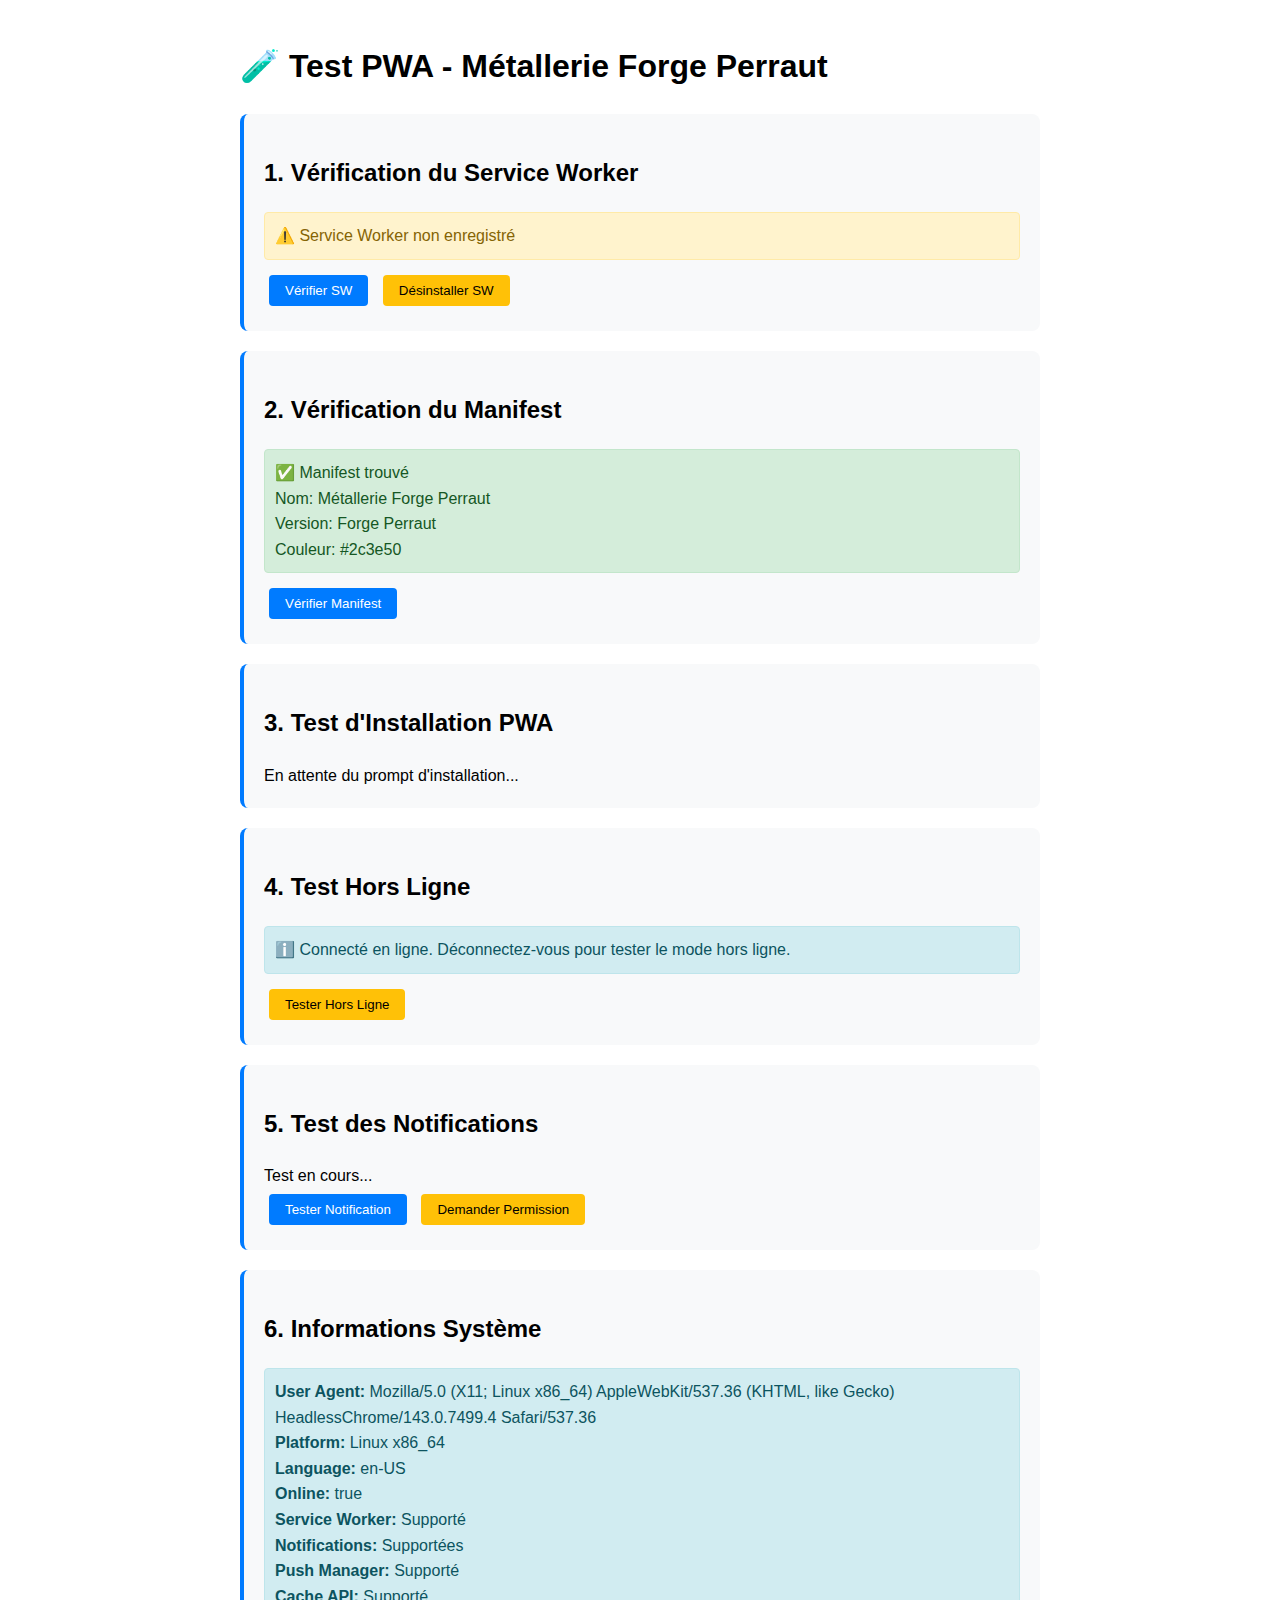
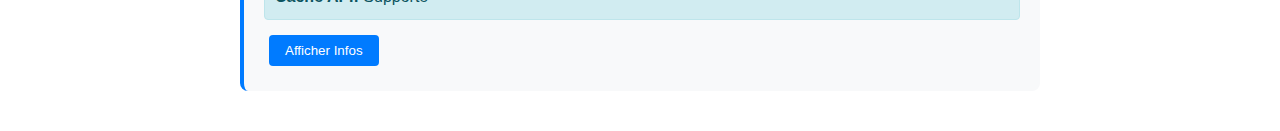
<file: test-pwa.html>
<!DOCTYPE html>
<html lang="fr">
<head>
    <meta charset="UTF-8">
    <meta name="viewport" content="width=device-width, initial-scale=1.0">
    <title>Test PWA - Forge Perraut</title>
    <style>
        body {
            font-family: Arial, sans-serif;
            max-width: 800px;
            margin: 0 auto;
            padding: 20px;
            line-height: 1.6;
        }
        .test-section {
            background: #f8f9fa;
            padding: 20px;
            margin: 20px 0;
            border-radius: 8px;
            border-left: 4px solid #007bff;
        }
        .test-result {
            padding: 10px;
            margin: 10px 0;
            border-radius: 4px;
        }
        .success {
            background: #d4edda;
            color: #155724;
            border: 1px solid #c3e6cb;
        }
        .error {
            background: #f8d7da;
            color: #721c24;
            border: 1px solid #f5c6cb;
        }
        .warning {
            background: #fff3cd;
            color: #856404;
            border: 1px solid #ffeaa7;
        }
        .info {
            background: #d1ecf1;
            color: #0c5460;
            border: 1px solid #bee5eb;
        }
        button {
            padding: 8px 16px;
            margin: 5px;
            border: none;
            border-radius: 4px;
            cursor: pointer;
        }
        .btn-primary { background: #007bff; color: white; }
        .btn-success { background: #28a745; color: white; }
        .btn-warning { background: #ffc107; color: black; }
        .btn-danger { background: #dc3545; color: white; }
    </style>
</head>
<body>
    <h1>🧪 Test PWA - Métallerie Forge Perraut</h1>
    
    <div class="test-section">
        <h2>1. Vérification du Service Worker</h2>
        <div id="sw-status">Vérification en cours...</div>
        <button class="btn-primary" onclick="checkServiceWorker()">Vérifier SW</button>
        <button class="btn-warning" onclick="unregisterServiceWorker()">Désinstaller SW</button>
    </div>
    
    <div class="test-section">
        <h2>2. Vérification du Manifest</h2>
        <div id="manifest-status">Vérification en cours...</div>
        <button class="btn-primary" onclick="checkManifest()">Vérifier Manifest</button>
    </div>
    
    <div class="test-section">
        <h2>3. Test d'Installation PWA</h2>
        <div id="install-status">En attente du prompt d'installation...</div>
        <button class="btn-success" onclick="installPWA()" id="install-btn" style="display: none;">Installer l'App</button>
    </div>
    
    <div class="test-section">
        <h2>4. Test Hors Ligne</h2>
        <div id="offline-status">Test en cours...</div>
        <button class="btn-warning" onclick="testOffline()">Tester Hors Ligne</button>
    </div>
    
    <div class="test-section">
        <h2>5. Test des Notifications</h2>
        <div id="notification-status">Test en cours...</div>
        <button class="btn-primary" onclick="testNotification()">Tester Notification</button>
        <button class="btn-warning" onclick="requestNotificationPermission()">Demander Permission</button>
    </div>
    
    <div class="test-section">
        <h2>6. Informations Système</h2>
        <div id="system-info"></div>
        <button class="btn-primary" onclick="showSystemInfo()">Afficher Infos</button>
    </div>

    <script>
        let deferredPrompt;
        
        // Vérification du Service Worker
        async function checkServiceWorker() {
            const statusDiv = document.getElementById('sw-status');
            
            if ('serviceWorker' in navigator) {
                try {
                    const registration = await navigator.serviceWorker.getRegistration();
                    if (registration) {
                        statusDiv.innerHTML = `
                            <div class="test-result success">
                                ✅ Service Worker actif<br>
                                État: ${registration.active ? 'Actif' : 'Inactif'}<br>
                                Scope: ${registration.scope}
                            </div>
                        `;
                    } else {
                        statusDiv.innerHTML = `
                            <div class="test-result warning">
                                ⚠️ Service Worker non enregistré
                            </div>
                        `;
                    }
                } catch (error) {
                    statusDiv.innerHTML = `
                        <div class="test-result error">
                            ❌ Erreur: ${error.message}
                        </div>
                    `;
                }
            } else {
                statusDiv.innerHTML = `
                    <div class="test-result error">
                        ❌ Service Worker non supporté par ce navigateur
                    </div>
                `;
            }
        }
        
        // Désinstaller le Service Worker
        async function unregisterServiceWorker() {
            if ('serviceWorker' in navigator) {
                const registration = await navigator.serviceWorker.getRegistration();
                if (registration) {
                    await registration.unregister();
                    document.getElementById('sw-status').innerHTML = `
                        <div class="test-result info">
                            ℹ️ Service Worker désinstallé
                        </div>
                    `;
                }
            }
        }
        
        // Vérification du Manifest
        async function checkManifest() {
            const statusDiv = document.getElementById('manifest-status');
            
            try {
                const response = await fetch('/manifest.json');
                if (response.ok) {
                    const manifest = await response.json();
                    statusDiv.innerHTML = `
                        <div class="test-result success">
                            ✅ Manifest trouvé<br>
                            Nom: ${manifest.name}<br>
                            Version: ${manifest.short_name}<br>
                            Couleur: ${manifest.theme_color}
                        </div>
                    `;
                } else {
                    statusDiv.innerHTML = `
                        <div class="test-result error">
                            ❌ Manifest non trouvé (${response.status})
                        </div>
                    `;
                }
            } catch (error) {
                statusDiv.innerHTML = `
                    <div class="test-result error">
                        ❌ Erreur: ${error.message}
                    </div>
                `;
            }
        }
        
        // Test d'installation PWA
        function installPWA() {
            if (deferredPrompt) {
                deferredPrompt.prompt();
                deferredPrompt.userChoice.then((choiceResult) => {
                    if (choiceResult.outcome === 'accepted') {
                        document.getElementById('install-status').innerHTML = `
                            <div class="test-result success">
                                ✅ Installation acceptée par l'utilisateur
                            </div>
                        `;
                    } else {
                        document.getElementById('install-status').innerHTML = `
                            <div class="test-result warning">
                                ⚠️ Installation refusée par l'utilisateur
                            </div>
                        `;
                    }
                    deferredPrompt = null;
                    document.getElementById('install-btn').style.display = 'none';
                });
            }
        }
        
        // Test hors ligne
        function testOffline() {
            const statusDiv = document.getElementById('offline-status');
            
            if (navigator.onLine) {
                statusDiv.innerHTML = `
                    <div class="test-result info">
                        ℹ️ Connecté en ligne. Déconnectez-vous pour tester le mode hors ligne.
                    </div>
                `;
            } else {
                statusDiv.innerHTML = `
                    <div class="test-result success">
                        ✅ Mode hors ligne actif
                    </div>
                `;
            }
        }
        
        // Test des notifications
        async function testNotification() {
            const statusDiv = document.getElementById('notification-status');
            
            if ('Notification' in window) {
                if (Notification.permission === 'granted') {
                    new Notification('Test PWA', {
                        body: 'Ceci est un test de notification PWA',
                        icon: '/images/pwa-icon-192.png'
                    });
                    statusDiv.innerHTML = `
                        <div class="test-result success">
                            ✅ Notification envoyée avec succès
                        </div>
                    `;
                } else if (Notification.permission === 'denied') {
                    statusDiv.innerHTML = `
                        <div class="test-result error">
                            ❌ Permission de notification refusée
                        </div>
                    `;
                } else {
                    statusDiv.innerHTML = `
                        <div class="test-result warning">
                            ⚠️ Permission de notification non demandée
                        </div>
                    `;
                }
            } else {
                statusDiv.innerHTML = `
                    <div class="test-result error">
                        ❌ Notifications non supportées
                    </div>
                `;
            }
        }
        
        // Demander la permission de notification
        async function requestNotificationPermission() {
            if ('Notification' in window) {
                const permission = await Notification.requestPermission();
                document.getElementById('notification-status').innerHTML = `
                    <div class="test-result info">
                        ℹ️ Permission: ${permission}
                    </div>
                `;
            }
        }
        
        // Informations système
        function showSystemInfo() {
            const infoDiv = document.getElementById('system-info');
            const info = {
                'User Agent': navigator.userAgent,
                'Platform': navigator.platform,
                'Language': navigator.language,
                'Online': navigator.onLine,
                'Service Worker': 'serviceWorker' in navigator ? 'Supporté' : 'Non supporté',
                'Notifications': 'Notification' in window ? 'Supportées' : 'Non supportées',
                'Push Manager': 'PushManager' in window ? 'Supporté' : 'Non supporté',
                'Cache API': 'caches' in window ? 'Supporté' : 'Non supporté'
            };
            
            let html = '<div class="test-result info">';
            for (const [key, value] of Object.entries(info)) {
                html += `<strong>${key}:</strong> ${value}<br>`;
            }
            html += '</div>';
            
            infoDiv.innerHTML = html;
        }
        
        // Événements PWA
        window.addEventListener('beforeinstallprompt', (e) => {
            e.preventDefault();
            deferredPrompt = e;
            document.getElementById('install-btn').style.display = 'inline-block';
            document.getElementById('install-status').innerHTML = `
                <div class="test-result success">
                    ✅ Prompt d'installation disponible
                </div>
            `;
        });
        
        window.addEventListener('appinstalled', () => {
            document.getElementById('install-status').innerHTML = `
                <div class="test-result success">
                    🎉 Application installée avec succès !
                </div>
            `;
            document.getElementById('install-btn').style.display = 'none';
        });
        
        // Vérifications automatiques au chargement
        window.addEventListener('load', () => {
            checkServiceWorker();
            checkManifest();
            testOffline();
            showSystemInfo();
        });
        
        // Événements en ligne/hors ligne
        window.addEventListener('online', () => {
            document.getElementById('offline-status').innerHTML = `
                <div class="test-result success">
                    ✅ Connexion rétablie
                </div>
            `;
        });
        
        window.addEventListener('offline', () => {
            document.getElementById('offline-status').innerHTML = `
                <div class="test-result warning">
                    ⚠️ Connexion perdue - Mode hors ligne
                </div>
            `;
        });
    </script>
</body>
</html>
</file>
